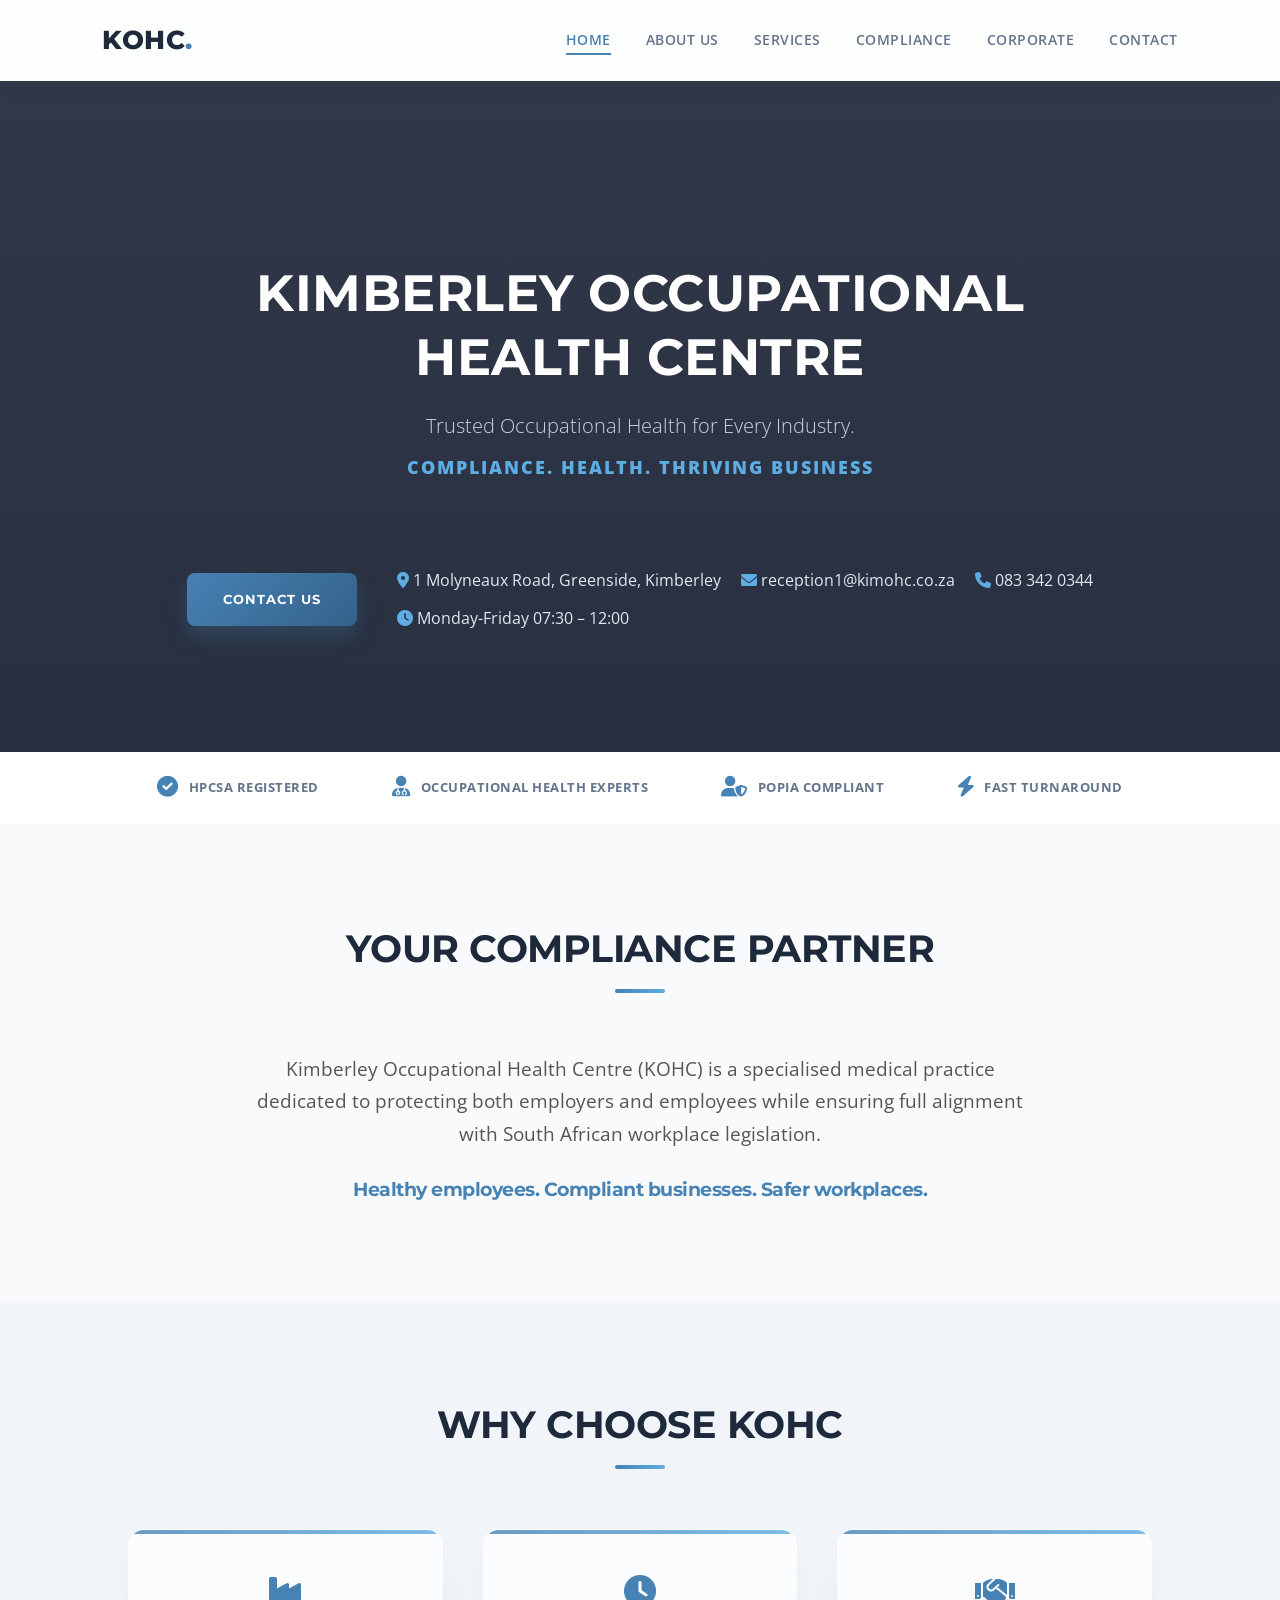
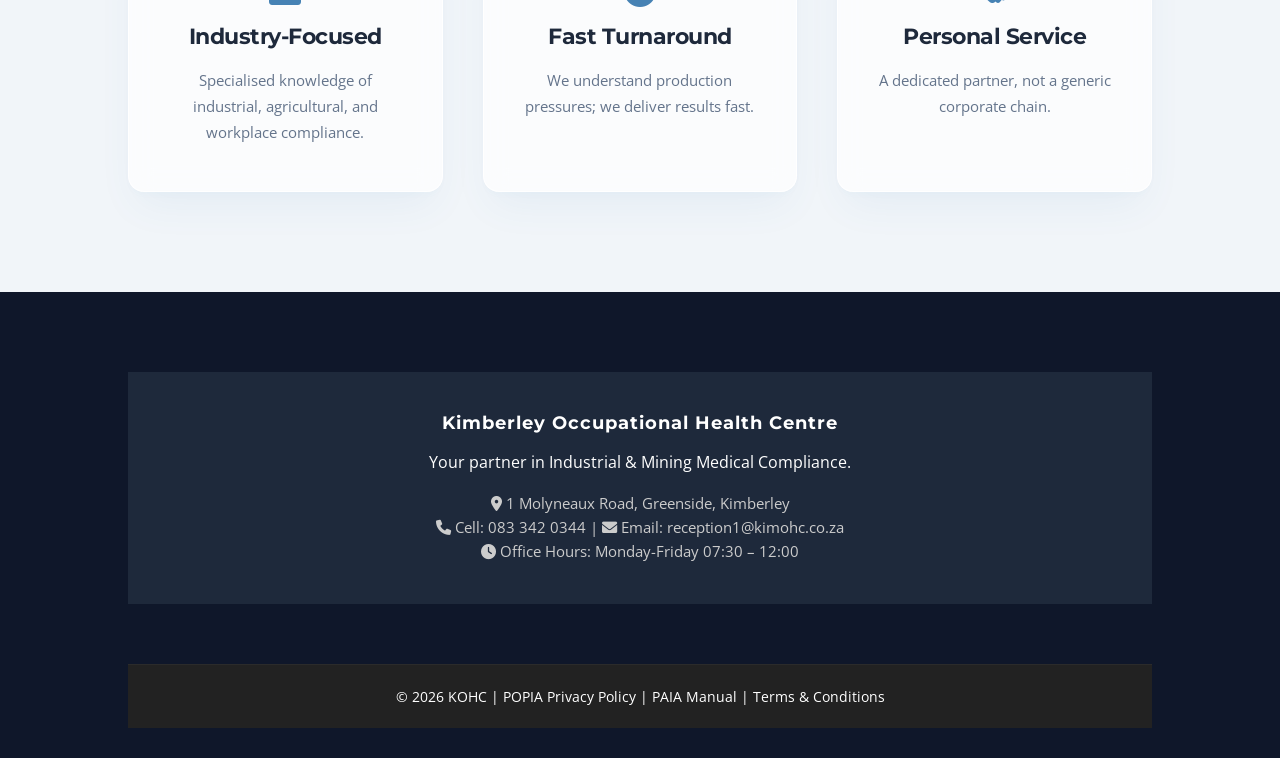
<file: index.html>
<!DOCTYPE html>
<html lang="en-ZA">
<head>
    <meta charset="UTF-8">
    <meta name="viewport" content="width=device-width, initial-scale=1.0">
    <meta name="description" content="Kimberley Occupational Health Centre (KOHC) offers trusted, legally compliant occupational health services, medical surveillance, and fitness certificates for industries in the Northern Cape.">
    <meta name="format-detection" content="telephone=no">
    <link rel="icon" type="image/png" href="images/favicon.png">
    <title>KOHC | Occupational Health Services Kimberley</title>
    <link rel="stylesheet" href="style.css">
    <link rel="stylesheet" href="https://cdnjs.cloudflare.com/ajax/libs/font-awesome/6.0.0/css/all.min.css">
</head>
<body>

    <nav>
        <div class="logo">KOHC<span>.</span></div>
        <ul>
            <li><a href="index.html" class="active">Home</a></li>
            <li><a href="about.html">About Us</a></li>
            <li><a href="services.html">Services</a></li>
            <li><a href="compliance.html">Compliance</a></li>
            <li><a href="corporate.html">Corporate</a></li>
            <li><a href="contact.html">Contact</a></li>
        </ul>
    </nav>

   <header class="hero" style="padding: 180px 10% 120px 10%; display: flex; flex-direction: column; justify-content: center; align-items: center; text-align: center; min-height: 550px; background: linear-gradient(rgba(15, 23, 42, 0.85), rgba(15, 23, 42, 0.9)), url('https://images.unsplash.com/photo-1532938911079-1b06ac7ceec7?auto=format&fit=crop&q=80&w=2070') no-repeat center center; background-size: cover; background-attachment: fixed;">
       <h1 style="color: white; font-size: 3.2rem; margin-bottom: 20px; text-transform: uppercase;">Kimberley Occupational Health Centre</h1>
       <p style="color: #cbd5e1; font-size: 1.25rem; margin-bottom: 10px;">Trusted Occupational Health for Every Industry.</p>
       <p style="font-size: 1.1rem; font-weight: 800; letter-spacing: 2px; color: var(--accent-blue); text-transform: uppercase;">COMPLIANCE. HEALTH. THRIVING BUSINESS</p>
       
       <div class="cta-group" style="margin-top: 40px; display: flex; align-items: center; justify-content: center; flex-wrap: wrap; gap: 40px; width: 100%;">
            <a href="contact.html" class="btn btn-primary">Contact Us</a>
            
            <div class="contact-info-wrapper" style="display: flex; flex-direction: column; gap: 10px; text-align: left; color: #e2e8f0;">
                <div style="display: flex; gap: 20px; flex-wrap: wrap; font-size: 1rem;">
                    <span><i class="fas fa-map-marker-alt" style="color: var(--accent-blue);"></i> 1 Molyneaux Road, Greenside, Kimberley</span>
                    <span><i class="fas fa-envelope" style="color: var(--accent-blue);"></i> reception1@kimohc.co.za</span>
                    <span><i class="fas fa-phone" style="color: var(--accent-blue);"></i> 083 342 0344</span>
                </div>
                <div style="font-size: 1rem;">
                    <span><i class="fas fa-clock" style="color: var(--accent-blue);"></i> Monday-Friday 07:30 – 12:00</span>
                </div>
            </div>
        </div>
    </header>


    <div class="trust-bar">
        <div class="trust-item"><i class="fas fa-check-circle"></i> HPCSA REGISTERED</div>
        <div class="trust-item"><i class="fas fa-user-md"></i> OCCUPATIONAL HEALTH EXPERTS</div>
        <div class="trust-item"><i class="fas fa-user-shield"></i> POPIA COMPLIANT</div>
        <div class="trust-item"><i class="fas fa-bolt"></i> FAST TURNAROUND</div>
    </div>

    <section id="intro" class="section-padding">
        <div class="section-title">
            <h2>Your Compliance Partner</h2>
        </div>
        <div style="max-width: 800px; margin: 0 auto; text-align: center;">
            <p style="font-size: 1.2rem; color: #555;">Kimberley Occupational Health Centre (KOHC) is a specialised medical practice dedicated to protecting both employers and employees while ensuring full alignment with South African workplace legislation.</p>
            <br>
            <h3 style="color: var(--steel-blue);">Healthy employees. Compliant businesses. Safer workplaces.</h3>
        </div>
    </section>

    <section id="why-choose" class="section-padding" style="background: var(--light-grey);">
        <div class="section-title">
            <h2>Why Choose KOHC</h2>
        </div>
        <div class="grid">
            <div class="card">
                <i class="fas fa-industry fa-2x" style="color: var(--steel-blue); margin-bottom: 15px;"></i>
                <h3>Industry-Focused</h3>
                <p>Specialised knowledge of industrial, agricultural, and workplace compliance.</p>
            </div>
            <div class="card">
                <i class="fas fa-clock fa-2x" style="color: var(--steel-blue); margin-bottom: 15px;"></i>
                <h3>Fast Turnaround</h3>
                <p>We understand production pressures; we deliver results fast.</p>
            </div>
            <div class="card">
                <i class="fas fa-handshake fa-2x" style="color: var(--steel-blue); margin-bottom: 15px;"></i>
                <h3>Personal Service</h3>
                <p>A dedicated partner, not a generic corporate chain.</p>
            </div>
        </div>
    </section>

    <footer>
        <div class="footer-grid" style="padding: 40px 10%; display: flex; flex-direction: column; align-items: center; background: var(--charcoal); color: white;">
            <h3>Kimberley Occupational Health Centre</h3>
            <p>Your partner in Industrial & Mining Medical Compliance.</p>
            <p style="margin-top: 15px; font-size: 0.95rem; line-height: 1.6; text-align: center; color: #ccc;">
                <i class="fas fa-map-marker-alt"></i> 1 Molyneaux Road, Greenside, Kimberley<br>
                <i class="fas fa-phone"></i> Cell: 083 342 0344 | <i class="fas fa-envelope"></i> Email: reception1@kimohc.co.za<br>
                <i class="fas fa-clock"></i> Office Hours: Monday-Friday 07:30 – 12:00
            </p>
        </div>
        <div class="footer-bottom" style="text-align: center; padding: 20px; background: #222; color: white;">
            <span>&copy; 2026 KOHC</span> | 
            <a href="popia.html" style="color: white; text-decoration: none;">POPIA Privacy Policy</a> | 
            <a href="paia.html" style="color: white; text-decoration: none;">PAIA Manual</a> | 
            <a href="terms.html" style="color: white; text-decoration: none;">Terms & Conditions</a>
        </div>
    </footer>

</body>
</html>
</file>
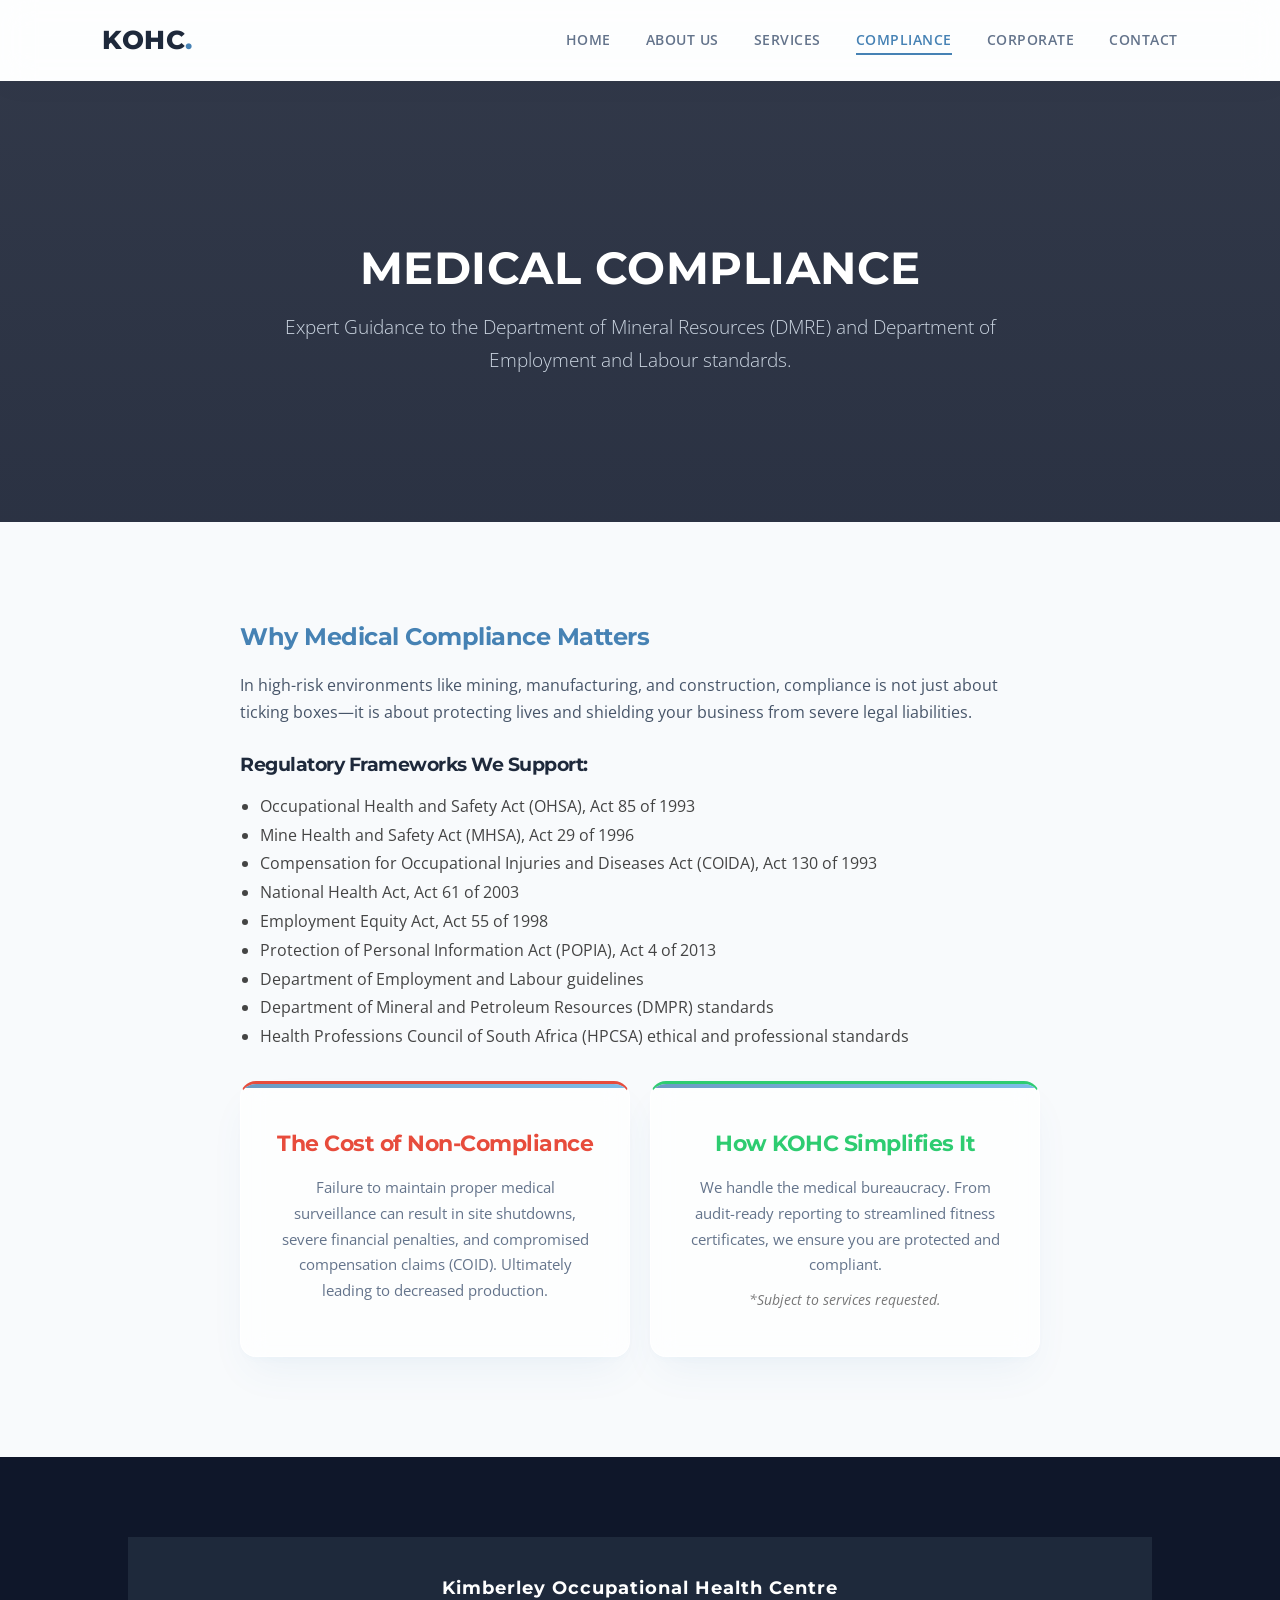
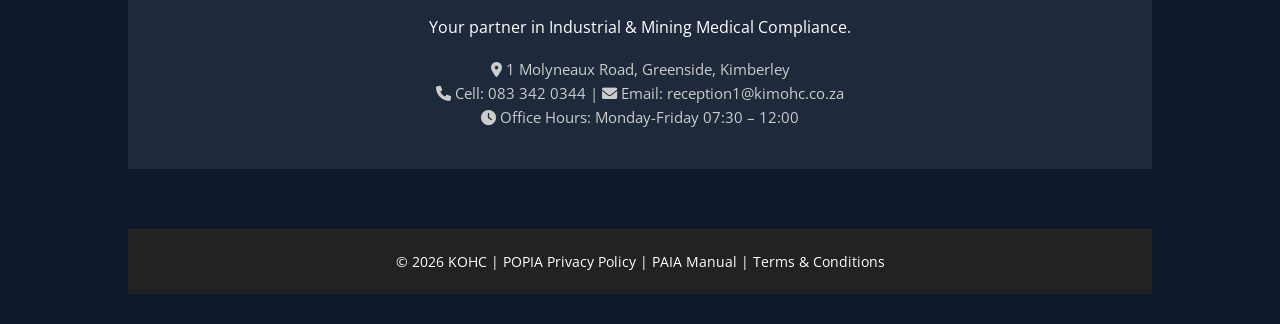
<file: compliance.html>
<!DOCTYPE html>
<html lang="en-ZA">
<head>
    <meta charset="UTF-8">
    <meta name="viewport" content="width=device-width, initial-scale=1.0">
    <meta name="description" content="Ensure your business meets DMRE and OHSA standards with KOHC's expert medical compliance, risk management, and surveillance programmes.">
    <meta name="format-detection" content="telephone=no">
    <link rel="icon" type="image/png" href="images/favicon.png">
    <title>HEALTH AND SAFETY COMPLIANCE | KOHC</title>
    <link rel="stylesheet" href="style.css">
    <link rel="stylesheet" href="https://cdnjs.cloudflare.com/ajax/libs/font-awesome/6.0.0/css/all.min.css">
</head>
<body>
    <nav>
        <div class="logo">KOHC<span>.</span></div>
        <ul>
            <li><a href="index.html">Home</a></li>
            <li><a href="about.html">About Us</a></li>
            <li><a href="services.html">Services</a></li>
            <li><a href="compliance.html" class="active">Compliance</a></li>
            <li><a href="corporate.html">Corporate</a></li>
            <li><a href="contact.html">Contact</a></li>
        </ul>
    </nav>

<header class="hero" style="padding: 160px 10% 100px 10%; display: flex; flex-direction: column; justify-content: center; align-items: center; text-align: center; min-height: 400px; background: linear-gradient(rgba(15, 23, 42, 0.85), rgba(15, 23, 42, 0.9)), url('https://images.unsplash.com/photo-1576091160550-2173dba999ef?auto=format&fit=crop&q=80&w=2070') no-repeat center center; background-size: cover; background-attachment: fixed;">
        <h1 style="color: white; font-size: 2.8rem; margin-bottom: 15px;">Medical Compliance</h1>
        <p style="color: #cbd5e1; font-size: 1.2rem; max-width: 800px;">Expert Guidance to the Department of Mineral Resources (DMRE) and Department of Employment and Labour standards.</p>
    </header>
    
    <section class="section-padding">
        <div style="max-width: 800px; margin: 0 auto;">
            <h2 style="color: var(--steel-blue); margin-bottom: 20px;">Why Medical Compliance Matters</h2>
            <p>In high-risk environments like mining, manufacturing, and construction, compliance is not just about ticking boxes—it is about protecting lives and shielding your business from severe legal liabilities.</p>
            <br>
            <h3>Regulatory Frameworks We Support:</h3>
            <ul style="margin-left: 20px; margin-top: 15px; margin-bottom: 30px; line-height: 1.8; color: #444;">
                <li>Occupational Health and Safety Act (OHSA), Act 85 of 1993</li>
                <li>Mine Health and Safety Act (MHSA), Act 29 of 1996</li>
                <li>Compensation for Occupational Injuries and Diseases Act (COIDA), Act 130 of 1993</li>
                <li>National Health Act, Act 61 of 2003</li>
                <li>Employment Equity Act, Act 55 of 1998</li>
                <li>Protection of Personal Information Act (POPIA), Act 4 of 2013</li>
                <li>Department of Employment and Labour guidelines</li>
                <li>Department of Mineral and Petroleum Resources (DMPR) standards</li>
                <li>Health Professions Council of South Africa (HPCSA) ethical and professional standards</li>
            </ul>

            <div class="grid" style="grid-template-columns: 1fr 1fr; gap: 20px;">
                <div class="card" style="border-top: 3px solid #e74c3c;">
                    <h3 style="color: #e74c3c;">The Cost of Non-Compliance</h3>
                    <p>Failure to maintain proper medical surveillance can result in site shutdowns, severe financial penalties, and compromised compensation claims (COID). Ultimately leading to decreased production.</p>
                </div>
                <div class="card" style="border-top: 3px solid #2ecc71;">
                    <h3 style="color: #2ecc71;">How KOHC Simplifies It</h3>
                    <p>We handle the medical bureaucracy. From audit-ready reporting to streamlined fitness certificates, we ensure you are protected and compliant.</p>
                    <p style="font-size: 0.85rem; color: #777; margin-top: 10px; font-style: italic;">*Subject to services requested.</p>
                </div>
            </div>
        </div>
    </section>

    <footer>
        <div class="footer-grid" style="padding: 40px 10%; display: flex; flex-direction: column; align-items: center; background: var(--charcoal); color: white;">
            <h3>Kimberley Occupational Health Centre</h3>
            <p>Your partner in Industrial & Mining Medical Compliance.</p>
            <p style="margin-top: 15px; font-size: 0.95rem; line-height: 1.6; text-align: center; color: #ccc;">
                <i class="fas fa-map-marker-alt"></i> 1 Molyneaux Road, Greenside, Kimberley<br>
                <i class="fas fa-phone"></i> Cell: 083 342 0344 | <i class="fas fa-envelope"></i> Email: reception1@kimohc.co.za<br>
                <i class="fas fa-clock"></i> Office Hours: Monday-Friday 07:30 – 12:00
            </p>
        </div>
        <div class="footer-bottom" style="text-align: center; padding: 20px; background: #222; color: white;">
            <span>&copy; 2026 KOHC</span> | 
            <a href="popia.html" style="color: white; text-decoration: none;">POPIA Privacy Policy</a> | 
            <a href="paia.html" style="color: white; text-decoration: none;">PAIA Manual</a> | 
            <a href="terms.html" style="color: white; text-decoration: none;">Terms & Conditions</a>
        </div>
    </footer>
</body>
</html>
</file>
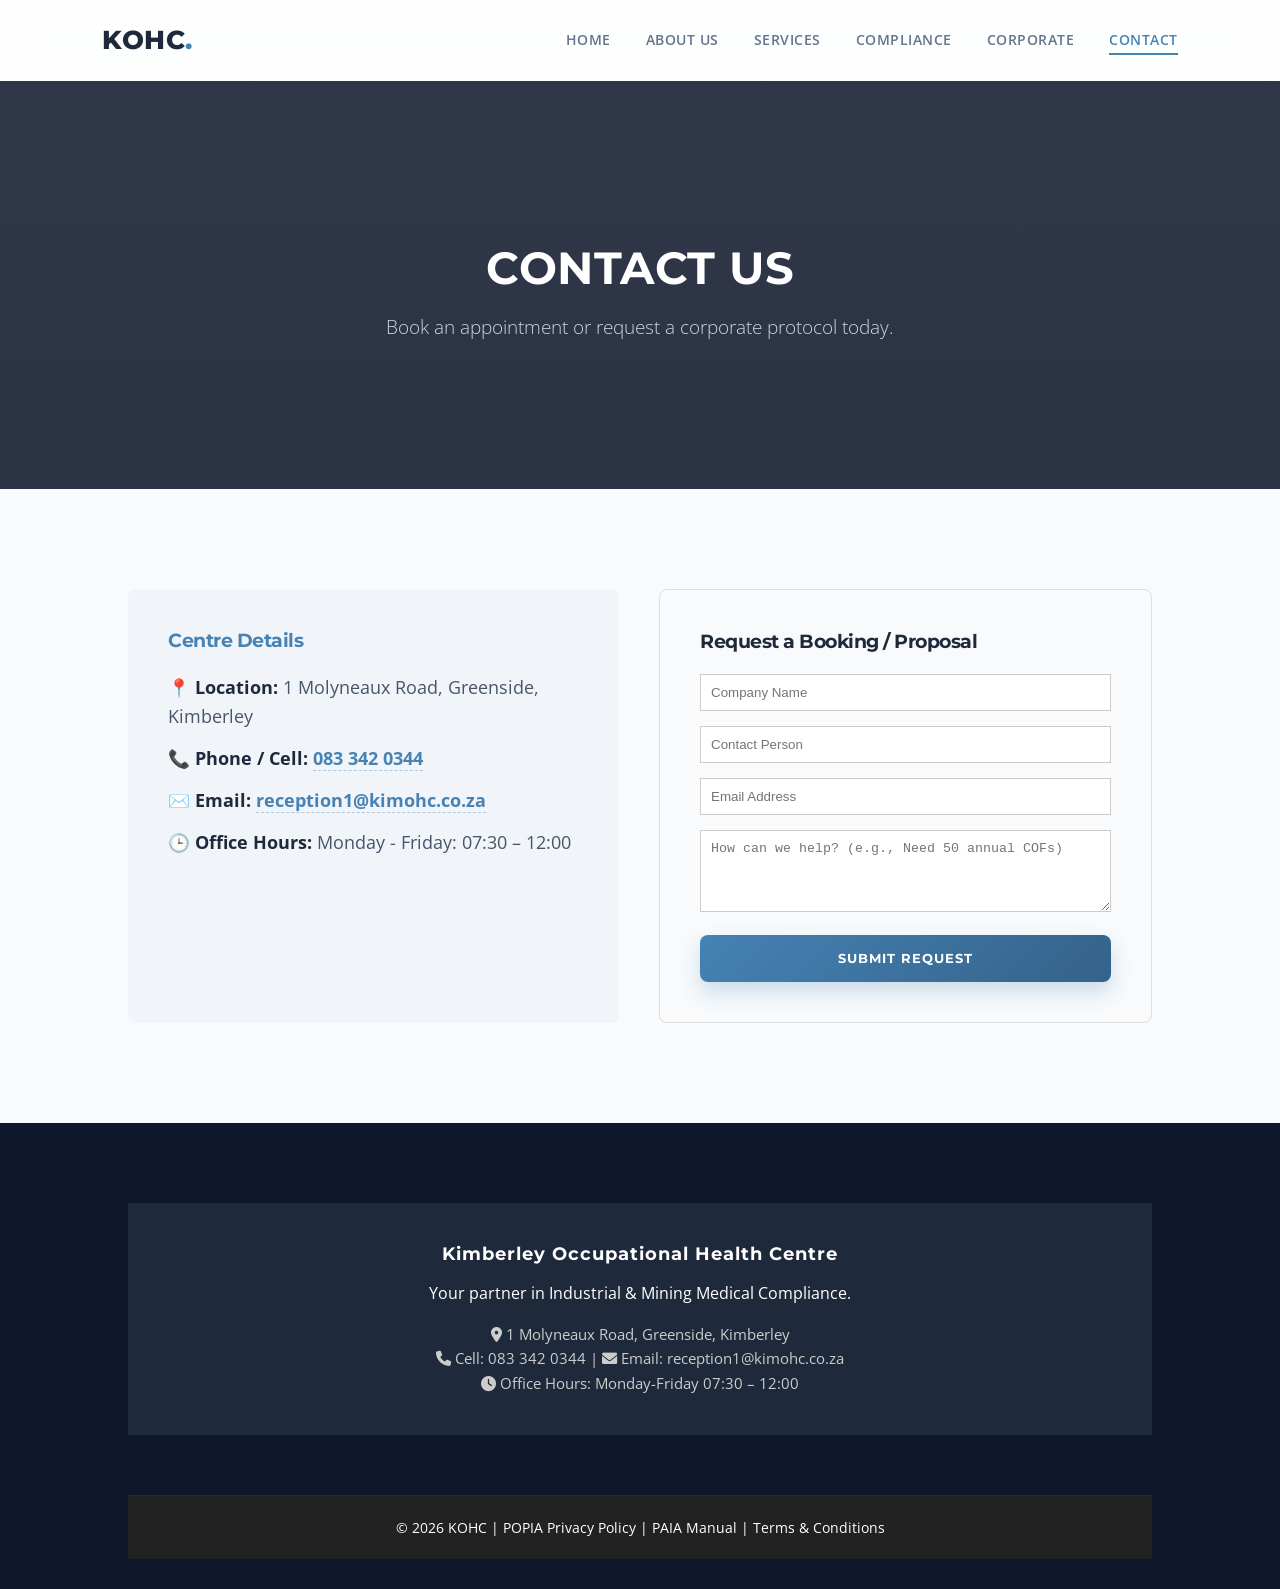
<file: contact.html>
<!DOCTYPE html>
<html lang="en-ZA">
<head>
    <meta charset="UTF-8">
    <meta name="viewport" content="width=device-width, initial-scale=1.0">
    <meta name="description" content="Contact Kimberley Occupational Health Centre to book an appointment or request a corporate proposal. Located at 1 Molyneaux Road, Greenside, Kimberley.">
    <meta name="format-detection" content="telephone=no">
    <link rel="icon" type="image/png" href="images/favicon.png">
    <title>Centre Details | KOHC</title>
    <link rel="stylesheet" href="style.css">
    <link rel="stylesheet" href="https://cdnjs.cloudflare.com/ajax/libs/font-awesome/6.0.0/css/all.min.css">
</head>
<body>
   <nav>
        <div class="logo">KOHC<span>.</span></div>
        <ul>
            <li><a href="index.html">Home</a></li>
            <li><a href="about.html">About Us</a></li>
            <li><a href="services.html">Services</a></li>
            <li><a href="compliance.html">Compliance</a></li>
            <li><a href="corporate.html">Corporate</a></li>
            <li><a href="contact.html" class="active">Contact</a></li>
        </ul>
    </nav>

 <header class="hero" style="padding: 160px 10% 100px 10%; display: flex; flex-direction: column; justify-content: center; align-items: center; text-align: center; min-height: 400px; background: linear-gradient(rgba(15, 23, 42, 0.85), rgba(15, 23, 42, 0.9)), url('https://images.unsplash.com/photo-1519494026892-80bbd2d6fd0d?auto=format&fit=crop&q=80&w=2070') no-repeat center center; background-size: cover; background-attachment: fixed;">
        <h1 style="color: white; font-size: 2.8rem; margin-bottom: 15px;">Contact Us</h1>
        <p style="color: #cbd5e1; font-size: 1.2rem; max-width: 800px;">Book an appointment or request a corporate protocol today.</p>
    </header>

    <section class="section-padding" style="display: flex; flex-wrap: wrap; gap: 40px; justify-content: center;">
        
        <div style="flex: 1; min-width: 300px; background: var(--light-grey); padding: 40px; border-radius: 8px;">
            <h3 style="color: var(--steel-blue); margin-bottom: 20px;">Centre Details</h3>
            <p style="margin-bottom: 12px; font-size: 1.1rem;"><strong style="color: var(--charcoal);">📍 Location:</strong> 1 Molyneaux Road, Greenside, Kimberley</p>
            <p style="margin-bottom: 12px; font-size: 1.1rem;"><strong style="color: var(--charcoal);">📞 Phone / Cell:</strong> <a href="tel:+27833420344" style="color: var(--steel-blue); text-decoration: none;">083 342 0344</a></p>
            <p style="margin-bottom: 12px; font-size: 1.1rem;"><strong style="color: var(--charcoal);">✉️ Email:</strong> <a href="mailto:reception1@kimohc.co.za" style="color: var(--steel-blue); text-decoration: none;">reception1@kimohc.co.za</a></p>
            <p style="margin-bottom: 12px; font-size: 1.1rem;"><strong style="color: var(--charcoal);">🕒 Office Hours:</strong> Monday - Friday: 07:30 – 12:00</p>
        </div>

        <div style="flex: 1; min-width: 300px; padding: 40px; border: 1px solid #ddd; border-radius: 8px;">
            <h3 style="margin-bottom: 20px;">Request a Booking / Proposal</h3>
            
            <!-- Updated Static Form using Web3Forms API -->
            <form action="https://api.web3forms.com/submit" method="POST">
                <!-- Public Access Key -->
                <input type="hidden" name="access_key" value="bafe8020-668c-41b7-98f3-2cf8ef80d796">
                
                <!-- Email Subject -->
                <input type="hidden" name="subject" value="New Website Enquiry - KOHC">

                <!-- Redirect back to contact page with success status -->
                <input type="hidden" name="redirect" value="https://www.kimohc.co.za/contact.html?status=success">

                <input type="text" name="company" placeholder="Company Name" style="width: 100%; padding: 10px; margin-bottom: 15px; border: 1px solid #ccc;" required>
                
                <input type="text" name="contact_person" placeholder="Contact Person" style="width: 100%; padding: 10px; margin-bottom: 15px; border: 1px solid #ccc;" required>
                
                <input type="email" name="email" placeholder="Email Address" style="width: 100%; padding: 10px; margin-bottom: 15px; border: 1px solid #ccc;" required>
                
                <textarea name="message" placeholder="How can we help? (e.g., Need 50 annual COFs)" rows="4" style="width: 100%; padding: 10px; margin-bottom: 15px; border: 1px solid #ccc;" required></textarea>
                
                <button type="submit" class="btn btn-primary" style="width: 100%; border: none; cursor: pointer;">Submit Request</button>
            </form>
        </div>

    </section>

    <footer>
        <div class="footer-grid" style="padding: 40px 10%; display: flex; flex-direction: column; align-items: center; background: var(--charcoal); color: white;">
            <h3>Kimberley Occupational Health Centre</h3>
            <p>Your partner in Industrial & Mining Medical Compliance.</p>
            <p style="margin-top: 15px; font-size: 0.95rem; line-height: 1.6; text-align: center; color: #ccc;">
                <i class="fas fa-map-marker-alt"></i> 1 Molyneaux Road, Greenside, Kimberley<br>
                <i class="fas fa-phone"></i> Cell: 083 342 0344 | <i class="fas fa-envelope"></i> Email: reception1@kimohc.co.za<br>
                <i class="fas fa-clock"></i> Office Hours: Monday-Friday 07:30 – 12:00
            </p>
        </div>
        <div class="footer-bottom" style="text-align: center; padding: 20px; background: #222; color: white;">
            <span>&copy; 2026 KOHC</span> | 
            <a href="popia.html" style="color: white; text-decoration: none;">POPIA Privacy Policy</a> | 
            <a href="paia.html" style="color: white; text-decoration: none;">PAIA Manual</a> | 
            <a href="terms.html" style="color: white; text-decoration: none;">Terms & Conditions</a>
        </div>
    </footer>

    <!-- Form Submission Feedback Handler -->
    <script>
        // Parse the URL to look for the "status" parameter
        const urlParams = new URLSearchParams(window.location.search);
        const status = urlParams.get('status');
        
        if (status === 'success') {
            // Locate the form card container and swap out the HTML for a confirmation screen
            const formCard = document.querySelector('form').parentNode;
            formCard.innerHTML = `
                <div style="text-align: center; padding: 40px 20px;">
                    <i class="fas fa-check-circle fa-4x" style="color: #2ecc71; margin-bottom: 20px;"></i>
                    <h3 style="color: var(--charcoal); margin-bottom: 10px;">Thank You!</h3>
                    <p style="color: #475569; line-height: 1.7; font-size: 1rem;">Your message has been successfully received. The clinical team at KOHC will review your inquiry and get back to you shortly.</p>
                    <a href="index.html" class="btn btn-primary" style="display: inline-block; margin-top: 25px; text-decoration: none;">Return Home</a>
                </div>
            `;
        } else if (status === 'error') {
            // Inject an error message right above the form fields
            const form = document.querySelector('form');
            const errorBanner = document.createElement('div');
            errorBanner.style.cssText = "background: #fef2f2; color: #dc2626; padding: 15px; border-radius: 8px; margin-bottom: 20px; text-align: center; font-weight: 600; border: 1px solid #fca5a5; font-size: 0.95rem;";
            errorBanner.innerHTML = `<i class="fas fa-exclamation-circle" style="margin-right: 8px;"></i> Something went wrong. Please check your details and try again.`;
            form.parentNode.insertBefore(errorBanner, form);
        }
    </script>
</body>
</html>
</file>
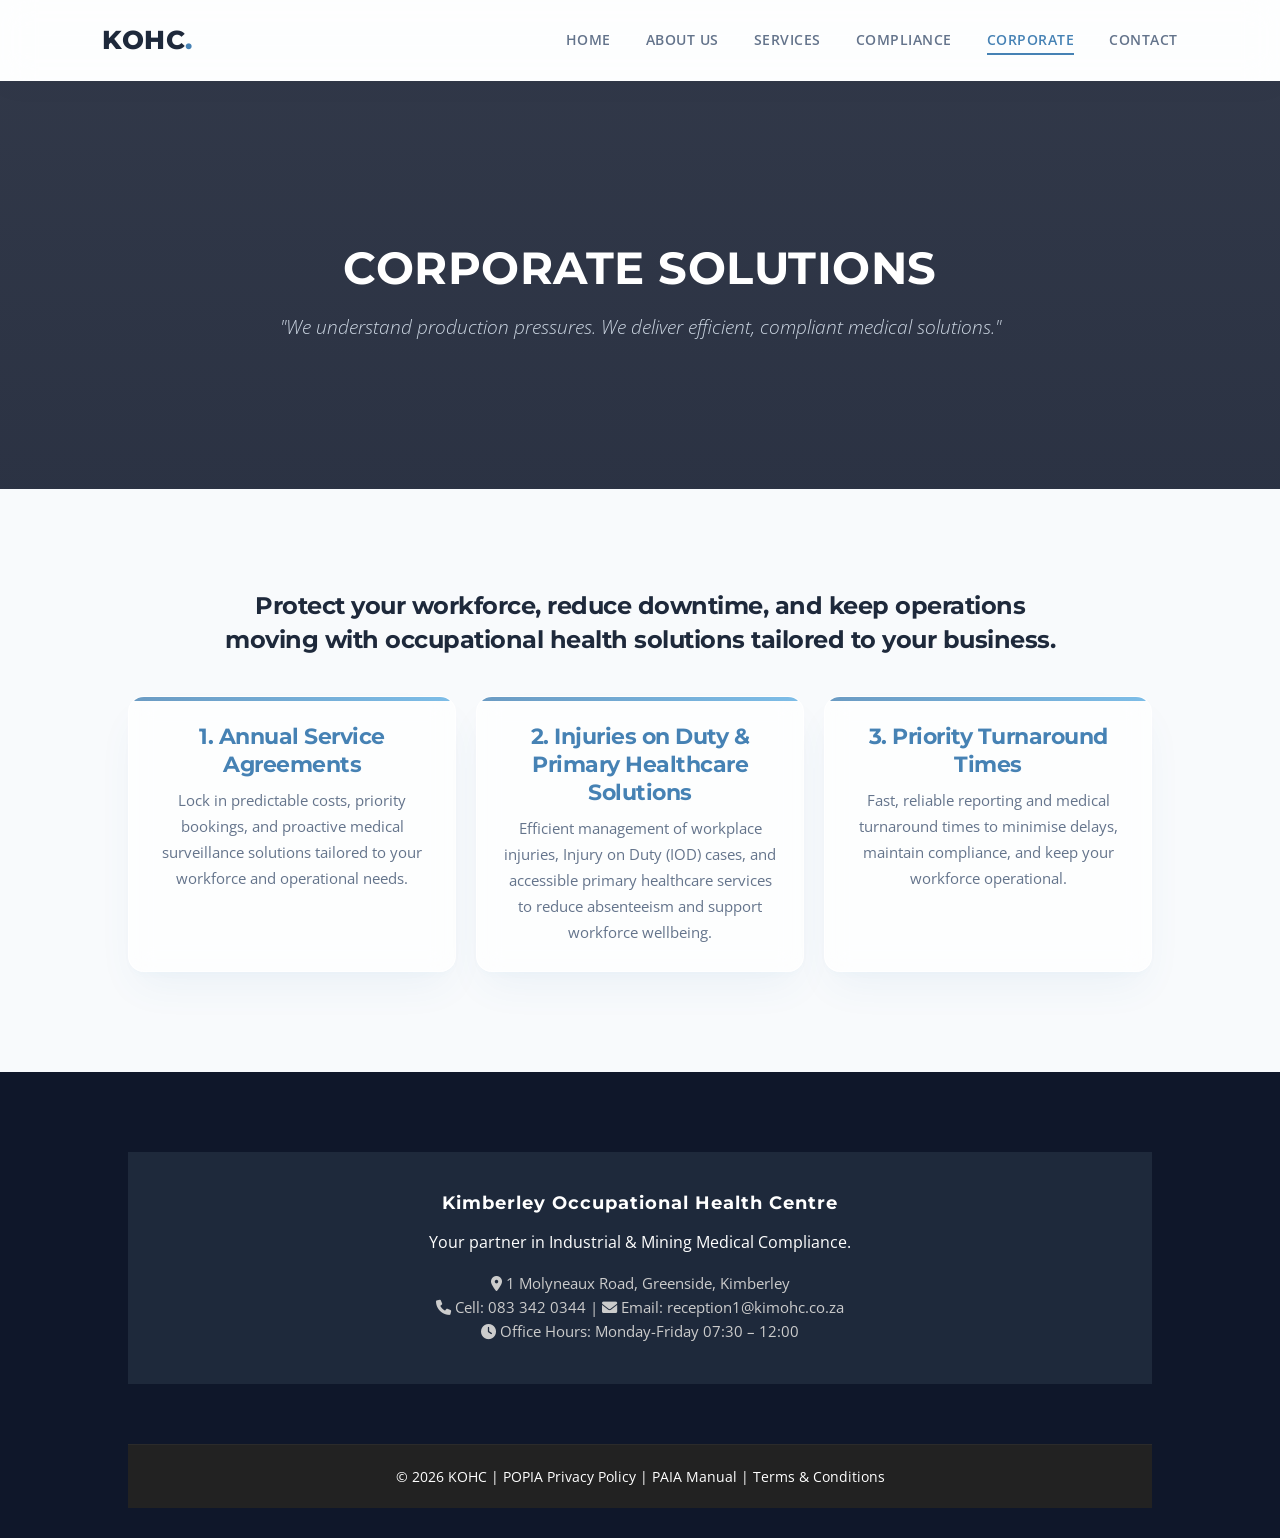
<file: corporate.html>
<!DOCTYPE html>
<html lang="en-ZA">
<head>
    <meta charset="UTF-8">
    <meta name="viewport" content="width=device-width, initial-scale=1.0">
    <meta name="description" content="KOHC provides tailored corporate occupational health solutions, annual service agreements, and priority IOD management to keep your workforce operational.">
    <meta name="format-detection" content="telephone=no">
    <link rel="icon" type="image/png" href="images/favicon.png">
    <title>Corporate Solutions | KOHC</title>
    <link rel="stylesheet" href="style.css">
    <link rel="stylesheet" href="https://cdnjs.cloudflare.com/ajax/libs/font-awesome/6.0.0/css/all.min.css">
</head>
<body>
    <nav>
        <div class="logo">KOHC<span>.</span></div>
        <ul>
            <li><a href="index.html">Home</a></li>
            <li><a href="about.html">About Us</a></li>
            <li><a href="services.html">Services</a></li>
            <li><a href="compliance.html">Compliance</a></li>
            <li><a href="corporate.html" class="active">Corporate</a></li>
            <li><a href="contact.html">Contact</a></li>
        </ul>
    </nav>

   <header class="hero" style="padding: 160px 10% 100px 10%; display: flex; flex-direction: column; justify-content: center; align-items: center; text-align: center; min-height: 400px; background: linear-gradient(rgba(15, 23, 42, 0.85), rgba(15, 23, 42, 0.9)), url('https://images.unsplash.com/photo-1551836022-d5d88e9218df?auto=format&fit=crop&q=80&w=2070') no-repeat center center; background-size: cover; background-attachment: fixed;">
        <h1 style="color: white; font-size: 2.8rem; margin-bottom: 15px;">Corporate Solutions</h1>
        <p style="color: #cbd5e1; font-size: 1.2rem; max-width: 800px; font-style: italic;">"We understand production pressures. We deliver efficient, compliant medical solutions."</p>
    </header>

    <section class="section-padding">
        <h2 style="text-align: center; margin-bottom: 40px; max-width: 850px; margin-left: auto; margin-right: auto; line-height: 1.4; color: var(--charcoal);">
            Protect your workforce, reduce downtime, and keep operations moving with occupational health solutions tailored to your business.
        </h2>
        <div class="grid" style="grid-template-columns: repeat(auto-fit, minmax(280px, 1fr)); gap: 20px;">
            <div class="card" style="padding: 25px;">
                <h3 style="color: var(--steel-blue); margin-bottom: 10px;">1. Annual Service Agreements</h3>
                <p>Lock in predictable costs, priority bookings, and proactive medical surveillance solutions tailored to your workforce and operational needs.</p>
            </div>
            <div class="card" style="padding: 25px;">
                <h3 style="color: var(--steel-blue); margin-bottom: 10px;">2. Injuries on Duty & Primary Healthcare Solutions</h3>
                <p>Efficient management of workplace injuries, Injury on Duty (IOD) cases, and accessible primary healthcare services to reduce absenteeism and support workforce wellbeing.</p>
            </div>
            <div class="card" style="padding: 25px;">
                <h3 style="color: var(--steel-blue); margin-bottom: 10px;">3. Priority Turnaround Times</h3>
                <p>Fast, reliable reporting and medical turnaround times to minimise delays, maintain compliance, and keep your workforce operational.</p>
            </div>
        </div>
    </section>

    <footer>
        <div class="footer-grid" style="padding: 40px 10%; display: flex; flex-direction: column; align-items: center; background: var(--charcoal); color: white;">
            <h3>Kimberley Occupational Health Centre</h3>
            <p>Your partner in Industrial & Mining Medical Compliance.</p>
            <p style="margin-top: 15px; font-size: 0.95rem; line-height: 1.6; text-align: center; color: #ccc;">
                <i class="fas fa-map-marker-alt"></i> 1 Molyneaux Road, Greenside, Kimberley<br>
                <i class="fas fa-phone"></i> Cell: 083 342 0344 | <i class="fas fa-envelope"></i> Email: reception1@kimohc.co.za<br>
                <i class="fas fa-clock"></i> Office Hours: Monday-Friday 07:30 – 12:00
            </p>
        </div>
        <div class="footer-bottom" style="text-align: center; padding: 20px; background: #222; color: white;">
            <span>&copy; 2026 KOHC</span> | 
            <a href="popia.html" style="color: white; text-decoration: none;">POPIA Privacy Policy</a> | 
            <a href="paia.html" style="color: white; text-decoration: none;">PAIA Manual</a> | 
            <a href="terms.html" style="color: white; text-decoration: none;">Terms & Conditions</a>
        </div>
    </footer>
</body>
</html>
</file>
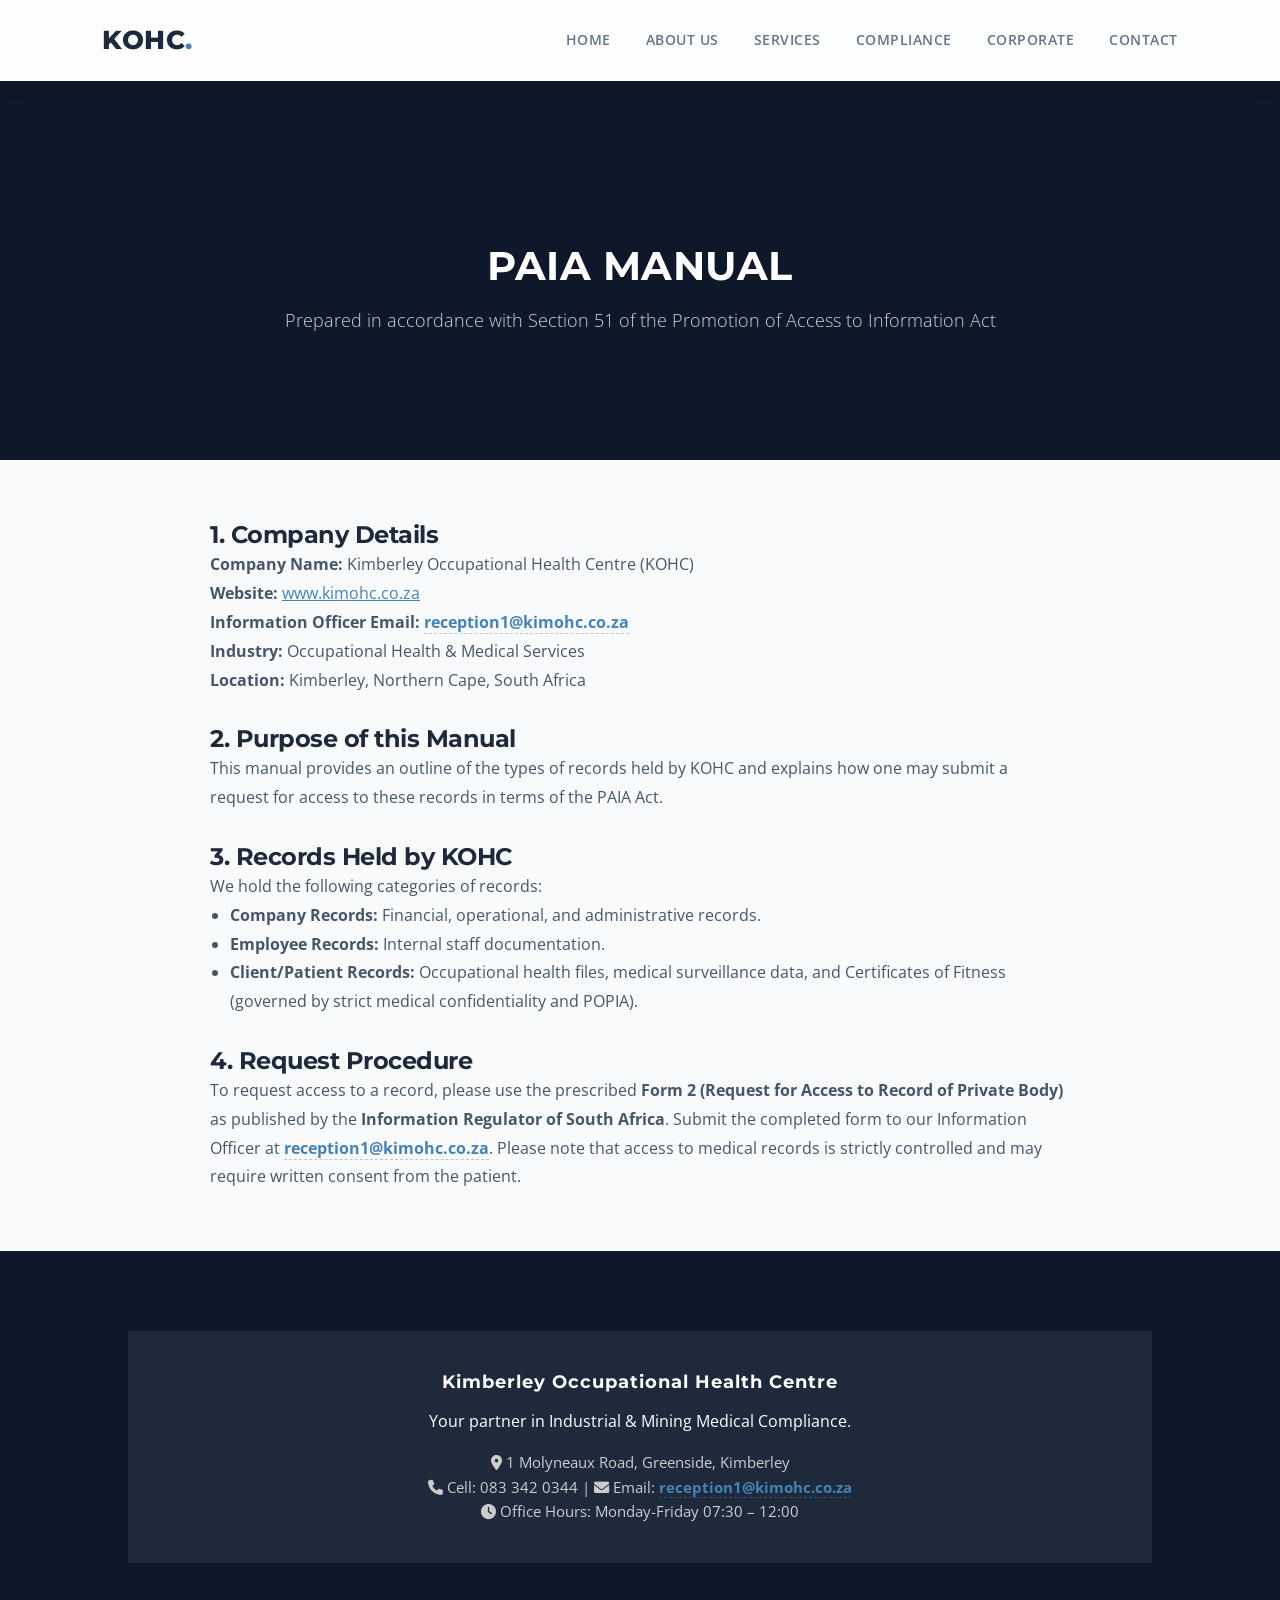
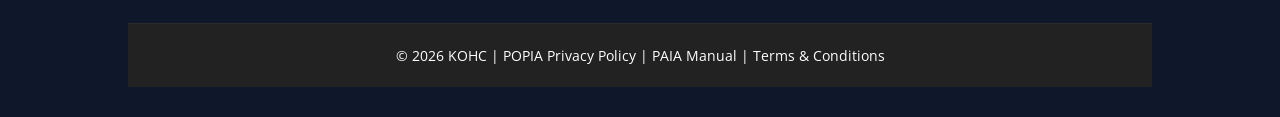
<file: paia.html>
<!DOCTYPE html>
<html lang="en-ZA">
<head>
    <meta charset="UTF-8">
    <meta name="viewport" content="width=device-width, initial-scale=1.0">
    <meta name="description" content="Access the PAIA Manual for Kimberley Occupational Health Centre (KOHC), prepared in accordance with Section 51 of the Promotion of Access to Information Act.">
    <meta name="format-detection" content="telephone=no">
    <link rel="icon" type="image/png" href="images/favicon.png">
    <title>PAIA Manual | KOHC</title>
    <link rel="stylesheet" href="style.css">
    <link rel="stylesheet" href="https://cdnjs.cloudflare.com/ajax/libs/font-awesome/6.0.0/css/all.min.css">
</head>
<body>
    <nav>
        <div class="logo">KOHC<span>.</span></div>
        <ul>
            <li><a href="index.html">Home</a></li>
            <li><a href="about.html">About Us</a></li>
            <li><a href="services.html">Services</a></li>
            <li><a href="compliance.html">Compliance</a></li>
            <li><a href="corporate.html">Corporate</a></li>
            <li><a href="contact.html">Contact</a></li>
        </ul>
    </nav>
    
    <header class="hero" style="padding: 160px 10% 80px 10%; display: flex; flex-direction: column; justify-content: center; align-items: center; text-align: center; background: var(--dark-bg); min-height: 350px;">
        <h1 style="color: white; font-size: 2.5rem; margin-bottom: 15px;">PAIA Manual</h1>
        <p style="color: #cbd5e1; font-size: 1.1rem; max-width: 800px;">Prepared in accordance with Section 51 of the Promotion of Access to Information Act</p>
    </header>

    <section class="section-padding" style="max-width: 900px; margin: 0 auto; padding: 60px 20px; line-height: 1.8;">
        <h2>1. Company Details</h2>
        <p><strong>Company Name:</strong> Kimberley Occupational Health Centre (KOHC)</p>
        <p><strong>Website:</strong> <a href="https://www.kimohc.co.za" style="color: var(--steel-blue);">www.kimohc.co.za</a></p>
        <p><strong>Information Officer Email:</strong> <a href="mailto:reception1@kimohc.co.za" style="color: var(--steel-blue);">reception1@kimohc.co.za</a></p>
        <p><strong>Industry:</strong> Occupational Health & Medical Services</p>
        <p><strong>Location:</strong> Kimberley, Northern Cape, South Africa</p>

        <h2 style="margin-top: 30px;">2. Purpose of this Manual</h2>
        <p>This manual provides an outline of the types of records held by KOHC and explains how one may submit a request for access to these records in terms of the PAIA Act.</p>

        <h2 style="margin-top: 30px;">3. Records Held by KOHC</h2>
        <p>We hold the following categories of records:</p>
        <ul style="margin-left: 20px; margin-bottom: 20px;">
            <li><strong>Company Records:</strong> Financial, operational, and administrative records.</li>
            <li><strong>Employee Records:</strong> Internal staff documentation.</li>
            <li><strong>Client/Patient Records:</strong> Occupational health files, medical surveillance data, and Certificates of Fitness (governed by strict medical confidentiality and POPIA).</li>
        </ul>

        <h2 style="margin-top: 30px;">4. Request Procedure</h2>
        <p>To request access to a record, please use the prescribed <strong>Form 2 (Request for Access to Record of Private Body)</strong> as published by the <strong>Information Regulator of South Africa</strong>. Submit the completed form to our Information Officer at <a href="mailto:reception1@kimohc.co.za" style="color: var(--steel-blue);">reception1@kimohc.co.za</a>. Please note that access to medical records is strictly controlled and may require written consent from the patient.</p>
    </section>

    <footer>
        <div class="footer-grid" style="padding: 40px 10%; display: flex; flex-direction: column; align-items: center; background: var(--charcoal); color: white;">
            <h3>Kimberley Occupational Health Centre</h3>
            <p>Your partner in Industrial & Mining Medical Compliance.</p>
            <p style="margin-top: 15px; font-size: 0.95rem; line-height: 1.6; text-align: center; color: #ccc;">
                <i class="fas fa-map-marker-alt"></i> 1 Molyneaux Road, Greenside, Kimberley<br>
                <i class="fas fa-phone"></i> Cell: 083 342 0344 | <i class="fas fa-envelope"></i> Email: <a href="mailto:reception1@kimohc.co.za" style="color: #ccc; text-decoration: none;">reception1@kimohc.co.za</a><br>
                <i class="fas fa-clock"></i> Office Hours: Monday-Friday 07:30 – 12:00
            </p>
        </div>
        <div class="footer-bottom" style="text-align: center; padding: 20px; background: #222; color: white;">
            <span>&copy; 2026 KOHC</span> | 
            <a href="popia.html" style="color: white; text-decoration: none;">POPIA Privacy Policy</a> | 
            <a href="paia.html" style="color: white; text-decoration: none;">PAIA Manual</a> | 
            <a href="terms.html" style="color: white; text-decoration: none;">Terms & Conditions</a>
        </div>
    </footer>
</body>
</html>
</file>
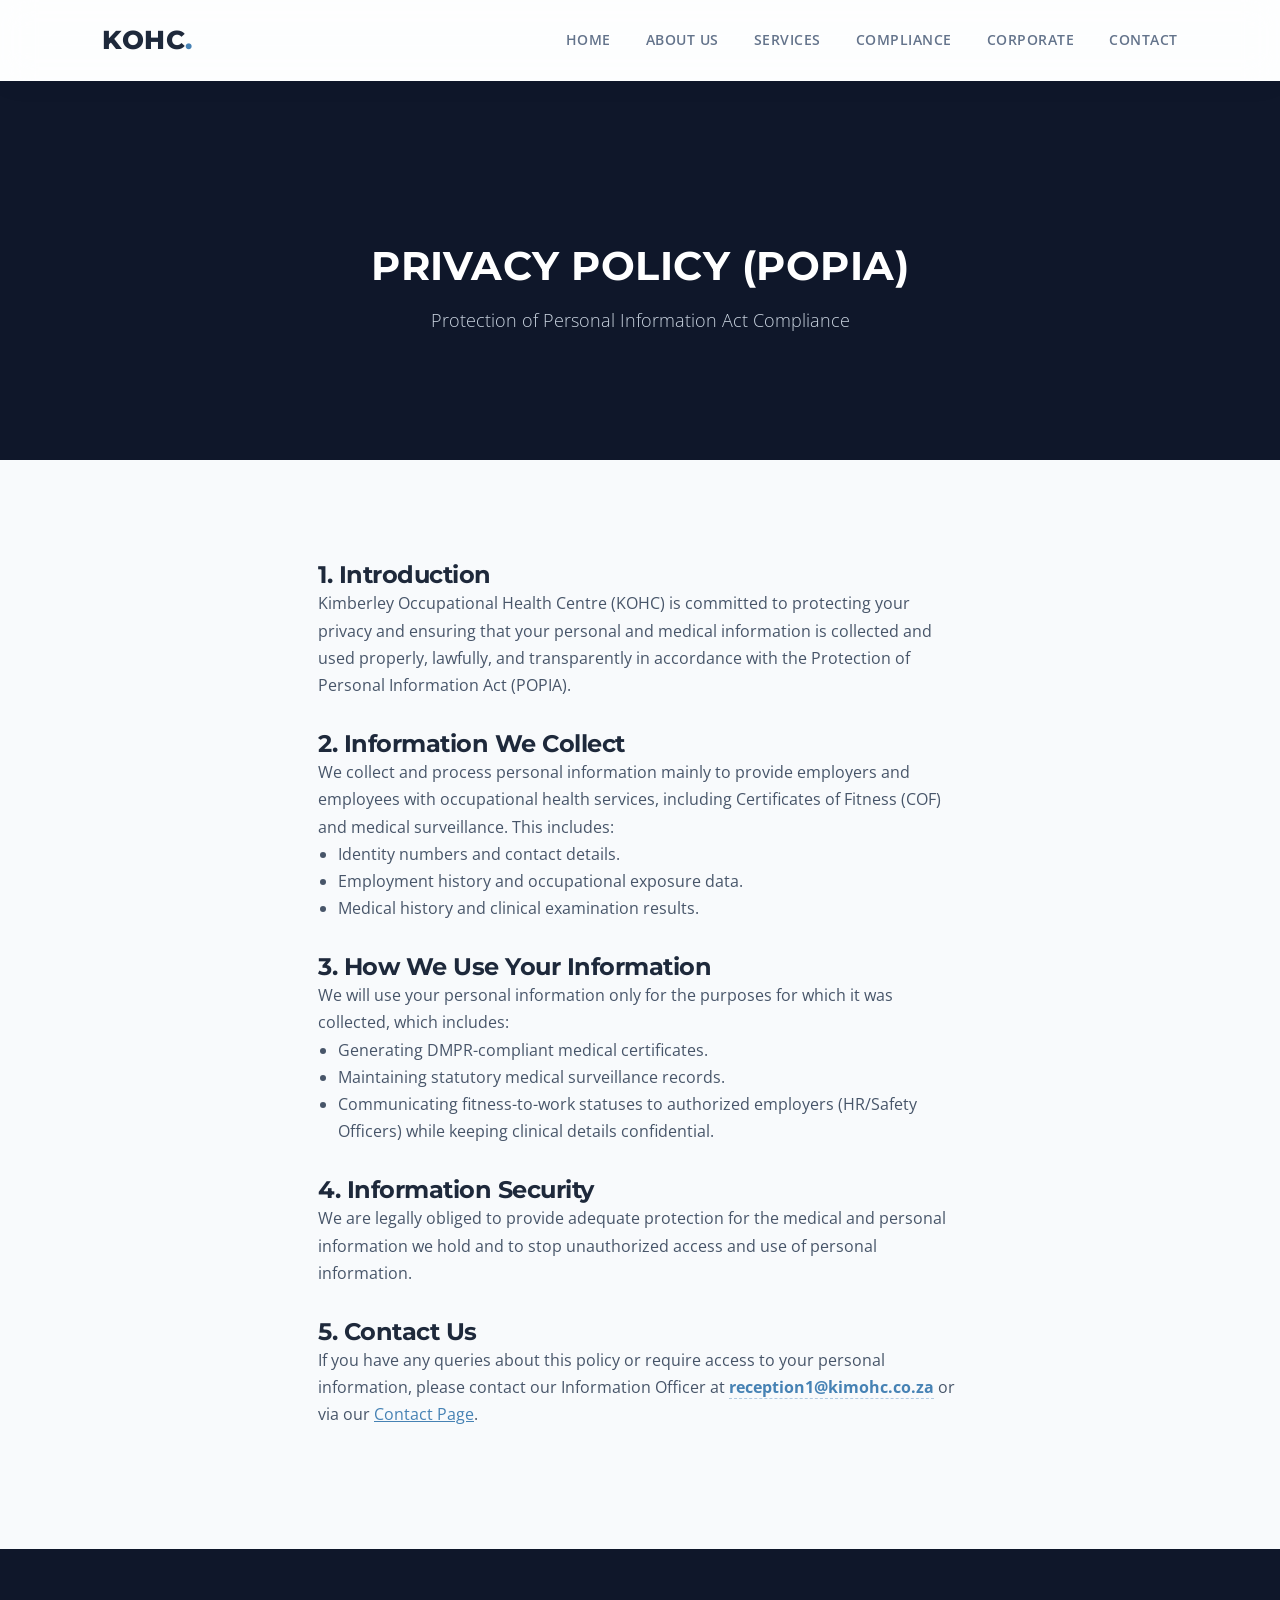
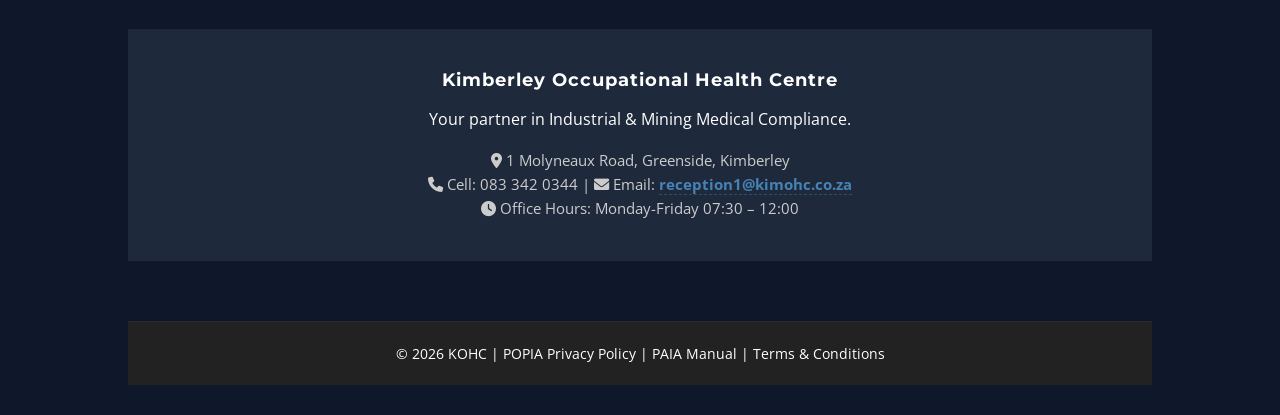
<file: popia.html>
<!DOCTYPE html>
<html lang="en-ZA">
<head>
    <meta charset="UTF-8">
    <meta name="viewport" content="width=device-width, initial-scale=1.0">
    <meta name="description" content="Read the POPIA Privacy Policy for Kimberley Occupational Health Centre (KOHC) to understand how we protect and secure your personal and clinical medical records.">
    <meta name="format-detection" content="telephone=no">
    <link rel="icon" type="image/png" href="images/favicon.png">
    <title>POPIA Privacy Policy | KOHC</title>
    <link rel="stylesheet" href="style.css">
    <link rel="stylesheet" href="https://cdnjs.cloudflare.com/ajax/libs/font-awesome/6.0.0/css/all.min.css">
</head>
<body>
   <nav>
        <div class="logo">KOHC<span>.</span></div>
        <ul>
            <li><a href="index.html">Home</a></li>
            <li><a href="about.html">About Us</a></li>
            <li><a href="services.html">Services</a></li>
            <li><a href="compliance.html">Compliance</a></li>
            <li><a href="corporate.html">Corporate</a></li>
            <li><a href="contact.html">Contact</a></li>
        </ul>
    </nav>

  <header class="hero" style="padding: 160px 10% 80px 10%; display: flex; flex-direction: column; justify-content: center; align-items: center; text-align: center; background: var(--dark-bg); min-height: 350px;">
        <h1 style="color: white; font-size: 2.5rem; margin-bottom: 15px;">Privacy Policy (POPIA)</h1>
        <p style="color: #cbd5e1; font-size: 1.1rem; max-width: 800px;">Protection of Personal Information Act Compliance</p>
    </header>

    <section class="section-padding" style="max-width: 900px; margin: 0 auto;">
        <h2>1. Introduction</h2>
        <p>Kimberley Occupational Health Centre (KOHC) is committed to protecting your privacy and ensuring that your personal and medical information is collected and used properly, lawfully, and transparently in accordance with the Protection of Personal Information Act (POPIA).</p>

        <h2 style="margin-top: 30px;">2. Information We Collect</h2>
        <p>We collect and process personal information mainly to provide employers and employees with occupational health services, including Certificates of Fitness (COF) and medical surveillance. This includes:</p>
        <ul style="margin-left: 20px; margin-bottom: 20px;">
            <li>Identity numbers and contact details.</li>
            <li>Employment history and occupational exposure data.</li>
            <li>Medical history and clinical examination results.</li>
        </ul>

        <h2 style="margin-top: 30px;">3. How We Use Your Information</h2>
        <p>We will use your personal information only for the purposes for which it was collected, which includes:</p>
        <ul style="margin-left: 20px; margin-bottom: 20px;">
            <li>Generating DMPR-compliant medical certificates.</li>
            <li>Maintaining statutory medical surveillance records.</li>
            <li>Communicating fitness-to-work statuses to authorized employers (HR/Safety Officers) while keeping clinical details confidential.</li>
        </ul>

        <h2 style="margin-top: 30px;">4. Information Security</h2>
        <p>We are legally obliged to provide adequate protection for the medical and personal information we hold and to stop unauthorized access and use of personal information.</p>

        <h2 style="margin-top: 30px;">5. Contact Us</h2>
        <p style="margin-bottom: 20px;">If you have any queries about this policy or require access to your personal information, please contact our Information Officer at <a href="mailto:reception1@kimohc.co.za" style="color: var(--steel-blue);">reception1@kimohc.co.za</a> or via our <a href="contact.html" style="color: var(--steel-blue);">Contact Page</a>.</p>
    </section>

    <footer>
        <div class="footer-grid" style="padding: 40px 10%; display: flex; flex-direction: column; align-items: center; background: var(--charcoal); color: white;">
            <h3>Kimberley Occupational Health Centre</h3>
            <p>Your partner in Industrial & Mining Medical Compliance.</p>
            <p style="margin-top: 15px; font-size: 0.95rem; line-height: 1.6; text-align: center; color: #ccc;">
                <i class="fas fa-map-marker-alt"></i> 1 Molyneaux Road, Greenside, Kimberley<br>
                <i class="fas fa-phone"></i> Cell: 083 342 0344 | <i class="fas fa-envelope"></i> Email: <a href="mailto:reception1@kimohc.co.za" style="color: #ccc; text-decoration: none;">reception1@kimohc.co.za</a><br>
                <i class="fas fa-clock"></i> Office Hours: Monday-Friday 07:30 – 12:00
            </p>
        </div>
        <div class="footer-bottom" style="text-align: center; padding: 20px; background: #222; color: white;">
            <span>&copy; 2026 KOHC</span> | 
            <a href="popia.html" style="color: white; text-decoration: none;">POPIA Privacy Policy</a> | 
            <a href="paia.html" style="color: white; text-decoration: none;">PAIA Manual</a> | 
            <a href="terms.html" style="color: white; text-decoration: none;">Terms & Conditions</a>
        </div>
    </footer>
</body>
</html>
</file>
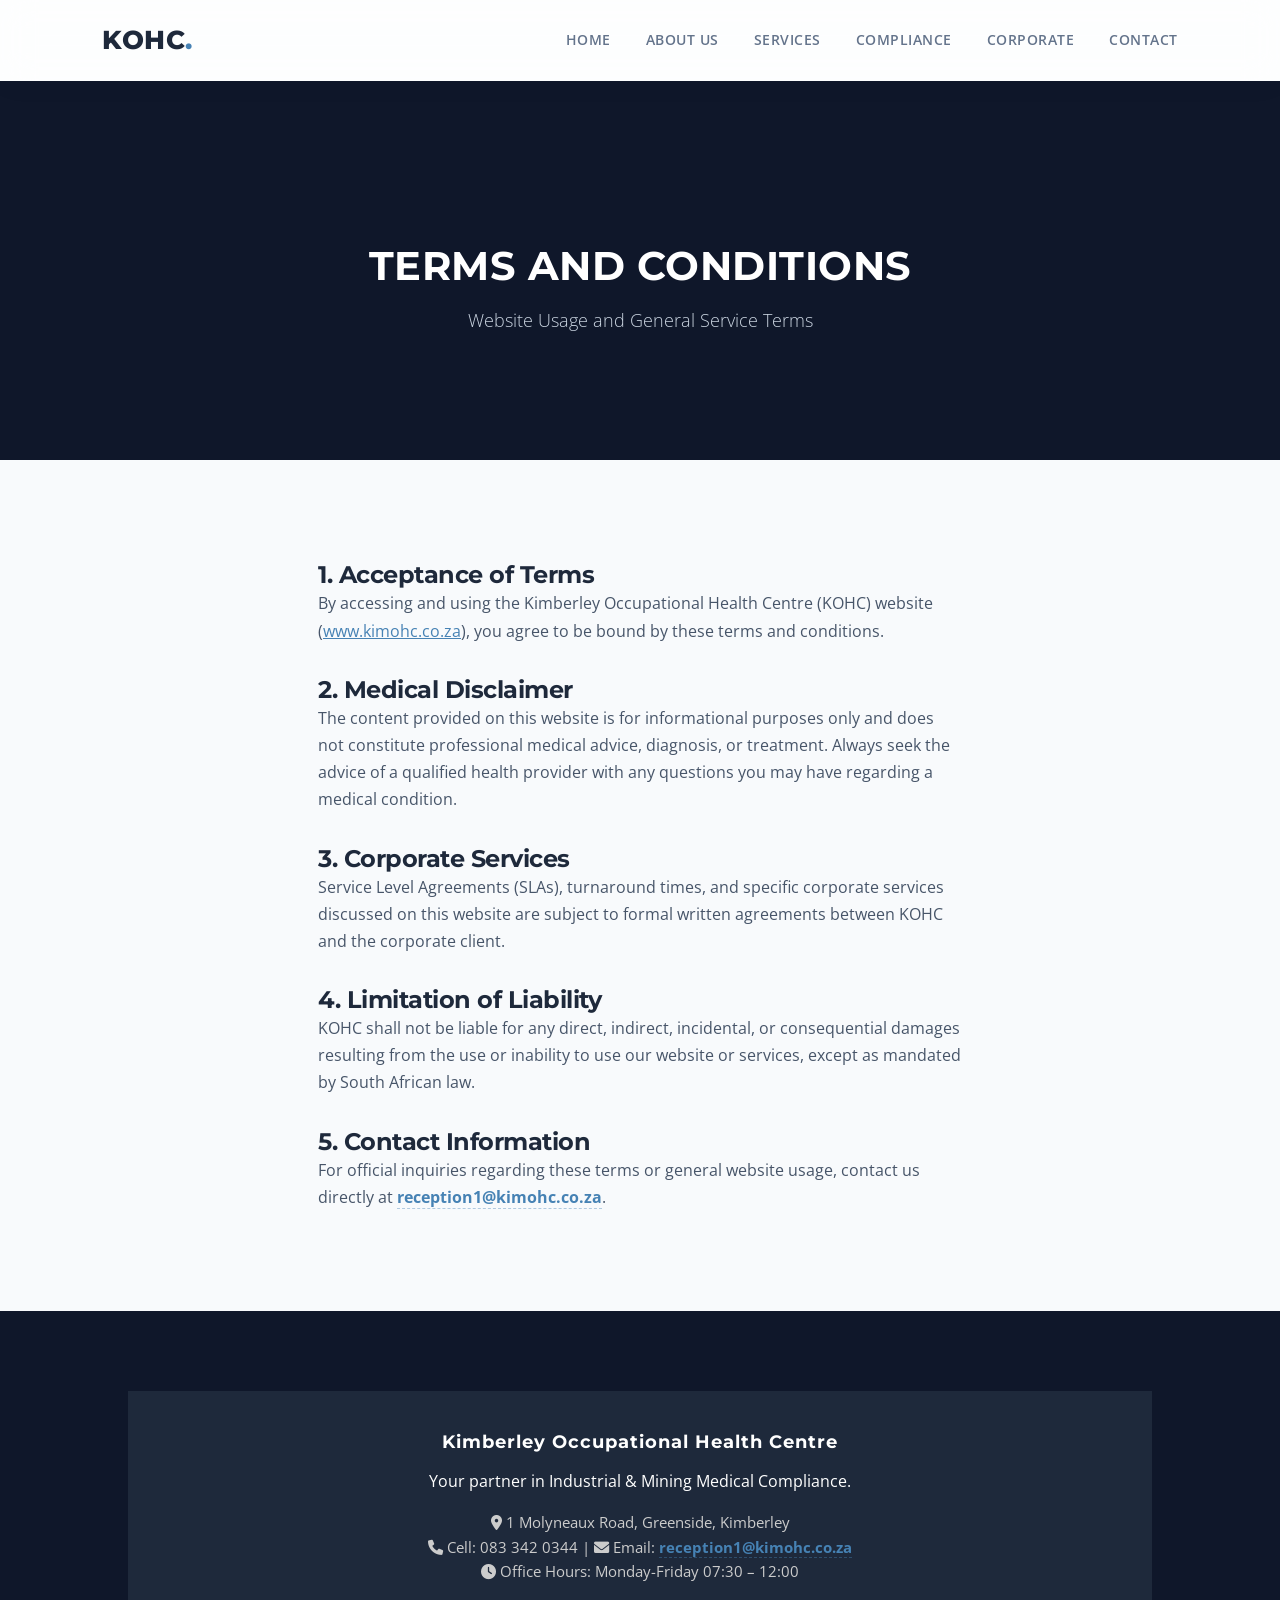
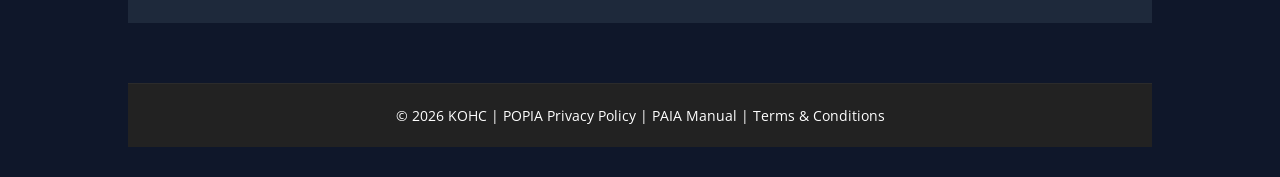
<file: terms.html>
<!DOCTYPE html>
<html lang="en-ZA">
<head>
    <meta charset="UTF-8">
    <meta name="viewport" content="width=device-width, initial-scale=1.0">
    <meta name="description" content="Review the official website terms of use and general corporate service conditions for Kimberley Occupational Health Centre (KOHC).">
    <meta name="format-detection" content="telephone=no">
    <link rel="icon" type="image/png" href="images/favicon.png">
    <title>Terms and Conditions | KOHC</title>
    <link rel="stylesheet" href="style.css">
    <link rel="stylesheet" href="https://cdnjs.cloudflare.com/ajax/libs/font-awesome/6.0.0/css/all.min.css">
</head>
<body>
    <nav>
        <div class="logo">KOHC<span>.</span></div>
        <ul>
            <li><a href="index.html">Home</a></li>
            <li><a href="about.html">About Us</a></li>
            <li><a href="services.html">Services</a></li>
            <li><a href="compliance.html">Compliance</a></li>
            <li><a href="corporate.html">Corporate</a></li>
            <li><a href="contact.html">Contact</a></li>
        </ul>
    </nav>

   <header class="hero" style="padding: 160px 10% 80px 10%; display: flex; flex-direction: column; justify-content: center; align-items: center; text-align: center; background: var(--dark-bg); min-height: 350px;">
        <h1 style="color: white; font-size: 2.5rem; margin-bottom: 15px;">Terms and Conditions</h1>
        <p style="color: #cbd5e1; font-size: 1.1rem; max-width: 800px;">Website Usage and General Service Terms</p>
    </header>

    <section class="section-padding" style="max-width: 900px; margin: 0 auto;">
        <h2>1. Acceptance of Terms</h2>
        <p>By accessing and using the Kimberley Occupational Health Centre (KOHC) website (<a href="https://www.kimohc.co.za" style="color: var(--steel-blue);">www.kimohc.co.za</a>), you agree to be bound by these terms and conditions.</p>

        <h2 style="margin-top: 30px;">2. Medical Disclaimer</h2>
        <p>The content provided on this website is for informational purposes only and does not constitute professional medical advice, diagnosis, or treatment. Always seek the advice of a qualified health provider with any questions you may have regarding a medical condition.</p>

        <h2 style="margin-top: 30px;">3. Corporate Services</h2>
        <p>Service Level Agreements (SLAs), turnaround times, and specific corporate services discussed on this website are subject to formal written agreements between KOHC and the corporate client.</p>

        <h2 style="margin-top: 30px;">4. Limitation of Liability</h2>
        <p>KOHC shall not be liable for any direct, indirect, incidental, or consequential damages resulting from the use or inability to use our website or services, except as mandated by South African law.</p>

        <h2 style="margin-top: 30px;">5. Contact Information</h2>
        <p>For official inquiries regarding these terms or general website usage, contact us directly at <a href="mailto:reception1@kimohc.co.za" style="color: var(--steel-blue);">reception1@kimohc.co.za</a>.</p>
    </section>

    <footer>
        <div class="footer-grid" style="padding: 40px 10%; display: flex; flex-direction: column; align-items: center; background: var(--charcoal); color: white;">
            <h3>Kimberley Occupational Health Centre</h3>
            <p>Your partner in Industrial & Mining Medical Compliance.</p>
            <p style="margin-top: 15px; font-size: 0.95rem; line-height: 1.6; text-align: center; color: #ccc;">
                <i class="fas fa-map-marker-alt"></i> 1 Molyneaux Road, Greenside, Kimberley<br>
                <i class="fas fa-phone"></i> Cell: 083 342 0344 | <i class="fas fa-envelope"></i> Email: <a href="mailto:reception1@kimohc.co.za" style="color: #ccc; text-decoration: none;">reception1@kimohc.co.za</a><br>
                <i class="fas fa-clock"></i> Office Hours: Monday-Friday 07:30 – 12:00
            </p>
        </div>
        <div class="footer-bottom" style="text-align: center; padding: 20px; background: #222; color: white;">
            <span>&copy; 2026 KOHC</span> | 
            <a href="popia.html" style="color: white; text-decoration: none;">POPIA Privacy Policy</a> | 
            <a href="paia.html" style="color: white; text-decoration: none;">PAIA Manual</a> | 
            <a href="terms.html" style="color: white; text-decoration: none;">Terms & Conditions</a>
        </div>
    </footer>
</body>
</html>
</file>
<file: style.css>
/* =========================================
   GLOBAL STYLES & FONTS
   ========================================= */
@import url('https://fonts.googleapis.com/css2?family=Montserrat:wght@400;700;800&family=Open+Sans:wght@300;400;600&display=swap');

:root {
    --charcoal: #1e293b; /* Deepened slightly for higher contrast and premium appeal */
    --steel-blue: #4682b4; /* Brand identity steel blue */
    --accent-blue: #5dade2; /* Bright accent blue */
    --white: #ffffff;
    --light-grey: #f1f5f9; /* Modern slate-tinted light grey */
    --body-bg: #f8fafc; /* Ultra-premium cool off-white background */
    --dark-bg: #0f172a; /* Richer, darker navy-charcoal for high-end contrast */
    
    /* Apple-style custom cubic-bezier for silky, natural-feeling transitions */
    --transition: all 0.4s cubic-bezier(0.16, 1, 0.3, 1);
}

* { 
    box-sizing: border-box; 
    margin: 0; 
    padding: 0; 
}

body {
    font-family: 'Open Sans', sans-serif; 
    line-height: 1.7; /* Extra breathing room for modern typography */
    color: #475569; /* Soft slate grey instead of harsh charcoal */
    background-color: var(--body-bg); /* Highlighted background for glassmorphism to sit on */
}

h1, h2, h3, h4 { 
    font-family: 'Montserrat', sans-serif; 
    font-weight: 700; 
    line-height: 1.25;
    letter-spacing: -0.5px; /* Tighter kerning for editorial style */
    color: var(--charcoal);
}

/* =========================================
   NAVIGATION BAR (Frosted Glass Effect)
   ========================================= */
nav {
    display: flex;
    justify-content: space-between;
    align-items: center;
    padding: 18px 8%;
    
    /* Premium Glassmorphic Layer */
    background: rgba(255, 255, 255, 0.75); 
    backdrop-filter: blur(16px); 
    -webkit-backdrop-filter: blur(16px); /* Safari support */
    border-bottom: 1px solid rgba(255, 255, 255, 0.5); /* Ultra-fine highlight line */
    box-shadow: 0 4px 30px rgba(15, 23, 42, 0.03); /* Extremely soft ambient shadow */
    
    position: sticky;
    top: 0;
    z-index: 1000;
}

.logo { 
    font-size: 1.6rem; 
    font-weight: 800; 
    font-family: 'Montserrat', sans-serif; 
    color: var(--charcoal); 
    letter-spacing: 0.5px;
}

.logo span { 
    color: var(--steel-blue); 
}

nav ul { 
    display: flex; 
    list-style: none; 
    gap: 35px; 
}

nav a { 
    text-decoration: none; 
    color: #64748b; /* Softened standard link color */
    font-weight: 600; 
    font-size: 0.85rem; 
    text-transform: uppercase;
    letter-spacing: 0.5px;
    transition: var(--transition); 
}

nav a:hover { 
    color: var(--steel-blue); 
}

nav a.active { 
    color: var(--steel-blue); 
    border-bottom: 2px solid var(--steel-blue); 
    padding-bottom: 4px;
}

/* =========================================
   HERO SECTION (With Parallax Depth)
   ========================================= */
.hero {
    /* Subtle overlay gradient to blend into dark headers */
    background: linear-gradient(rgba(15, 23, 42, 0.85), rgba(15, 23, 42, 0.9)), url('https://images.unsplash.com/photo-1579165466541-74e2beeac70b?auto=format&fit=crop&q=80&w=2070'); 
    background-size: cover;
    background-position: center;
    background-attachment: fixed; /* Creates premium parallax background scroll */
    padding: 160px 10%;
    text-align: center;
    color: var(--white); 
    display: flex;
    flex-direction: column;
    align-items: center;
    justify-content: center;
}

.hero-motto {
    font-size: 0.85rem;
    font-weight: 800;
    letter-spacing: 3px; /* Clean tracking */
    color: var(--accent-blue); 
    margin-bottom: 20px;
    text-transform: uppercase;
    display: block;
}

.hero h1 { 
    font-size: 3.2rem; 
    margin-bottom: 25px; 
    text-transform: uppercase;
    letter-spacing: 0.5px;
    max-width: 950px;
    color: var(--white);
}

.hero p { 
    font-size: 1.25rem; 
    margin-bottom: 45px; 
    font-weight: 300; 
    max-width: 750px;
    margin-left: auto;
    margin-right: auto;
    color: #cbd5e1; /* Off-white for sleek contrast */
}

/* =========================================
   BUTTONS (Dynamic Gradients)
   ========================================= */
.cta-group { 
    display: flex; 
    justify-content: center; 
    gap: 20px; 
    flex-wrap: wrap; 
}

.btn {
    padding: 16px 36px;
    border-radius: 8px; /* Slightly softer corners for high-end look */
    text-decoration: none;
    font-weight: 700;
    text-transform: uppercase;
    font-size: 0.8rem;
    letter-spacing: 1px;
    transition: var(--transition);
    cursor: pointer;
    font-family: 'Montserrat', sans-serif; 
}

.btn-primary { 
    /* Rich, multi-tone blue gradient */
    background: linear-gradient(135deg, var(--steel-blue), #34628a); 
    color: var(--white); 
    border: none;
    /* Brand-tinted glow shadow */
    box-shadow: 0 10px 20px rgba(70, 130, 180, 0.25);
}

.btn-primary:hover { 
    background: linear-gradient(135deg, var(--accent-blue), var(--steel-blue)); 
    transform: translateY(-3px); 
    box-shadow: 0 15px 25px rgba(70, 130, 180, 0.45);
}

.btn-secondary { 
    border: 2px solid rgba(255, 255, 255, 0.8); 
    color: var(--white); 
    background: rgba(255, 255, 255, 0.05);
    backdrop-filter: blur(5px);
}

.btn-secondary:hover { 
    background: var(--white); 
    color: var(--dark-bg); 
    transform: translateY(-3px);
    border-color: var(--white);
}

/* =========================================
   TRUST BAR
   ========================================= */
.trust-bar {
    background: var(--white);
    padding: 25px 10%;
    display: flex;
    justify-content: space-around;
    align-items: center;
    border-bottom: 1px solid rgba(0, 0, 0, 0.03);
    flex-wrap: wrap;
    gap: 15px;
    box-shadow: 0 4px 20px rgba(0, 0, 0, 0.01);
}

.trust-item { 
    font-weight: 700; 
    color: #64748b; 
    font-size: 0.8rem; 
    display: flex;
    align-items: center;
    gap: 10px;
    text-transform: uppercase;
    letter-spacing: 0.5px;
}

.trust-item i {
    color: var(--steel-blue); 
    font-size: 1.3rem;
}

/* =========================================
   SECTIONS & GRIDS (Depth-based Cards)
   ========================================= */
.section-padding { 
    padding: 100px 10%; 
}

.section-title { 
    text-align: center; 
    margin-bottom: 60px; 
}

.section-title h2 { 
    font-size: 2.4rem; 
    color: var(--charcoal); 
    position: relative; 
    padding-bottom: 20px; 
    text-transform: uppercase;
}

.section-title h2::after { 
    content: ''; 
    width: 50px; 
    height: 4px; 
    background: linear-gradient(90deg, var(--steel-blue), var(--accent-blue)); 
    position: absolute; 
    bottom: 0; 
    left: 50%; 
    transform: translateX(-50%); 
    border-radius: 2px;
}

.grid { 
    display: grid; 
    grid-template-columns: repeat(auto-fit, minmax(300px, 1fr)); 
    gap: 40px; 
}    

/* Premium Glassmorphic Service Cards */
.card { 
    background: rgba(255, 255, 255, 0.7); /* Perfect transparency on body-bg */
    backdrop-filter: blur(12px);
    -webkit-backdrop-filter: blur(12px); 
    padding: 45px 35px; 
    border-radius: 16px; /* Sleeker, softer corners */
    border: 1px solid rgba(255, 255, 255, 0.8); /* Sharp inner border */
    
    /* Double-layered soft ambient shadow with brand-tinted undertones */
    box-shadow: 
        0 4px 6px -1px rgba(70, 130, 180, 0.02),
        0 20px 40px -10px rgba(70, 130, 180, 0.08); 
    
    transition: var(--transition); 
    text-align: center;
    position: relative;
    overflow: hidden;
}

/* Dynamic Top Border Line inside the card padding wrapper */
.card::before {
    content: '';
    position: absolute;
    top: 0;
    left: 0;
    width: 100%;
    height: 4px;
    background: linear-gradient(90deg, var(--steel-blue), var(--accent-blue));
    opacity: 0.8;
}

.card:hover { 
    transform: translateY(-10px) scale(1.02); 
    background: rgba(255, 255, 255, 0.95); 
    /* Deeper, more expansive glow effect */
    box-shadow: 
        0 10px 20px -3px rgba(70, 130, 180, 0.08),
        0 30px 60px -15px rgba(70, 130, 180, 0.18); 
}

.card h3 { 
    margin-bottom: 18px; 
    color: var(--charcoal); 
    font-size: 1.4rem;
}

.card p {
    color: #64748b;
    font-size: 0.95rem;
}

.card ul {
    list-style: none;
    text-align: left;
    margin-top: 20px;
}

.card ul li {
    padding: 12px 0;
    border-bottom: 1px solid rgba(15, 23, 42, 0.05); /* Soft divider lines */
    color: #475569;
    font-size: 0.95rem;
}

.card ul li:last-child {
    border-bottom: none;
}

/* =========================================
   FOOTER
   ========================================= */
footer { 
    background: var(--dark-bg); 
    color: #94a3b8; /* Highly readable cool light-grey text */
    padding: 80px 10% 30px; 
    text-align: center; 
}

.footer-grid h3 {
    color: var(--white);
    margin-bottom: 15px;
    font-size: 1.1rem;
    letter-spacing: 1px;
}

.footer-bottom { 
    margin-top: 60px; 
    padding-top: 25px; 
    border-top: 1px solid rgba(255, 255, 255, 0.04); 
    font-size: 0.85rem; 
    color: #64748b;
}

.footer-bottom a {
    color: #94a3b8;
    text-decoration: none;
    transition: var(--transition);
}

.footer-bottom a:hover {
    color: var(--accent-blue) !important;
}

/* ==========================================================================
   MOBILE & TABLET RESPONSIVENESS OVERRIDES (Max-Width: 768px)
   ========================================================================== */

/* Global Phone Link Fix (Stops browsers from forcing bright blue on numbers) */
a[href^="tel"], 
a[href^="mailto"] {
    color: var(--steel-blue) !important; /* Forces your brand's steel blue */
    text-decoration: none !important;
    font-weight: 700 !important;
    border-bottom: 1px dashed rgba(70, 130, 180, 0.4); /* Elegant subtle indicator */
    transition: var(--transition);
}

a[href^="tel"]:hover, 
a[href^="mailto"]:hover {
    color: var(--accent-blue) !important;
}

@media (max-width: 768px) {
    /* 1. Ultra-Sleek App-Style Horizontal Navigation */
    nav { 
        flex-direction: column !important; 
        padding: 12px 0 0 0 !important; /* Tighten up vertical spacing */
        text-align: center;
        background: rgba(255, 255, 255, 0.95) !important;
    }

    .logo {
        font-size: 1.4rem !important;
        margin-bottom: 8px;
    }

    /* Transform the list into a silky smooth swipeable horizontal bar */
    nav ul {
        display: flex !important;
        flex-direction: row !important;
        width: 100% !important;
        gap: 10px !important;
        margin-top: 5px !important;
        padding: 8px 15px 12px 15px !important;
        overflow-x: auto !important; /* Enable side-scrolling */
        white-space: nowrap !important; /* Stop text wrapping to new lines */
        -webkit-overflow-scrolling: touch; /* Smooth iOS momentum scroll */
        scrollbar-width: none; /* Hide scrollbar for Firefox */
        border-top: 1px solid rgba(15, 23, 42, 0.05);
    }

    /* Hide scrollbars for Chrome, Safari, and Opera */
    nav ul::-webkit-scrollbar {
        display: none;
    }

    nav ul li {
        display: inline-block;
        flex: 0 0 auto; /* Keep items from shrinking */
    }

    nav a { 
        display: inline-block !important;
        padding: 8px 14px !important;
        font-size: 0.75rem !important; 
        background: var(--light-grey) !important;
        color: #475569 !important;
        border-radius: 20px !important; /* Beautiful pill-shaped buttons */
        border: 1px solid rgba(15, 23, 42, 0.03) !important;
        transition: var(--transition);
    }

    nav a.active {
        background: var(--steel-blue) !important;
        color: var(--white) !important;
        border-bottom: none !important;
        padding-bottom: 8px !important;
    }

    /* 2. Tightened Hero Layouts */
    header { 
        padding: 60px 6% !important; 
    } 
    
    .hero {
        padding: 80px 6% 40px 6% !important; 
        background-attachment: scroll !important; /* Improves mobile scroll lag */
        min-height: auto !important;
    }

    .hero h1 { 
        font-size: 1.7rem !important; 
        line-height: 1.3 !important;
        margin-bottom: 12px !important;
    }

    .hero p {
        font-size: 0.95rem !important;
        margin-bottom: 20px !important;
    }
    
    /* 3. Full-Width CTA Tapping Targets */
    .cta-group {
        flex-direction: column !important;
        width: 100%;
        gap: 10px !important;
    }

    .btn {
        width: 100% !important;
        display: block !important;
        text-align: center;
        padding: 14px 20px !important;
        font-size: 0.75rem !important;
    }
    
    /* 4. Grid Adjustments: Balanced 2-Column Trust Items */
    .trust-bar {
        display: grid !important;
        grid-template-columns: 1fr 1fr !important;
        gap: 15px !important;
        padding: 15px 5% !important;
    }

    .trust-item {
        flex-direction: column !important;
        text-align: center !important;
        font-size: 0.7rem !important;
        gap: 4px !important;
    }

    /* 5. General Section and Internal Padding Controls */
    .section-padding { 
        padding: 40px 6% !important; 
    }

    .section-title h2 {
        font-size: 1.6rem !important;
    }
    
    /* Scale down giant 40px inline paddings so content has breathing room */
    .section-padding > div, 
    section[style*="display: flex"] > div,
    div[style*="padding: 40px"] {
        padding: 20px 15px !important; 
    }
    
    /* 6. Vertical Stack Adjustments */
    .grid {
        grid-template-columns: 1fr !important;
        gap: 20px !important;
    }
    
    /* Force layout boxes to drop cleanly under each other */
    section[style*="display: flex"] {
        flex-direction: column !important;
        gap: 20px !important;
    }
    
    /* 7. Gallery Grid (Compact 2-column format) */
    .grid[style*="minmax"] {
        grid-template-columns: 1fr 1fr !important;
        gap: 12px !important;
    }

    /* 8. Text Spacing Scales */
    p, li {
        font-size: 0.9rem !important;
        line-height: 1.6 !important;
    }

    /* 9. Contact Page Form Constraints */
    div[style*="min-width: 300px"] {
        min-width: 100% !important;
        flex: 1 1 100% !important;
    }

    form input, form textarea {
        padding: 12px !important;
        font-size: 0.9rem !important;
        border-radius: 6px !important;
    }
    
    /* 10. Neat Footer Links */
    .footer-grid {
        padding: 30px 5% !important;
    }

    .footer-bottom {
        display: flex !important;
        flex-direction: column !important;
        gap: 10px !important;
        padding: 15px 5% !important;
        font-size: 0.8rem !important;
    }
}

/* =========================================
   EXTRA NARROW DEVICES (Max-Width: 480px)
   ========================================= */
@media (max-width: 480px) {
    /* Full single-column grid on tiny smartphones */
    .grid[style*="minmax"] {
        grid-template-columns: 1fr !important;
    }
}
</file>
